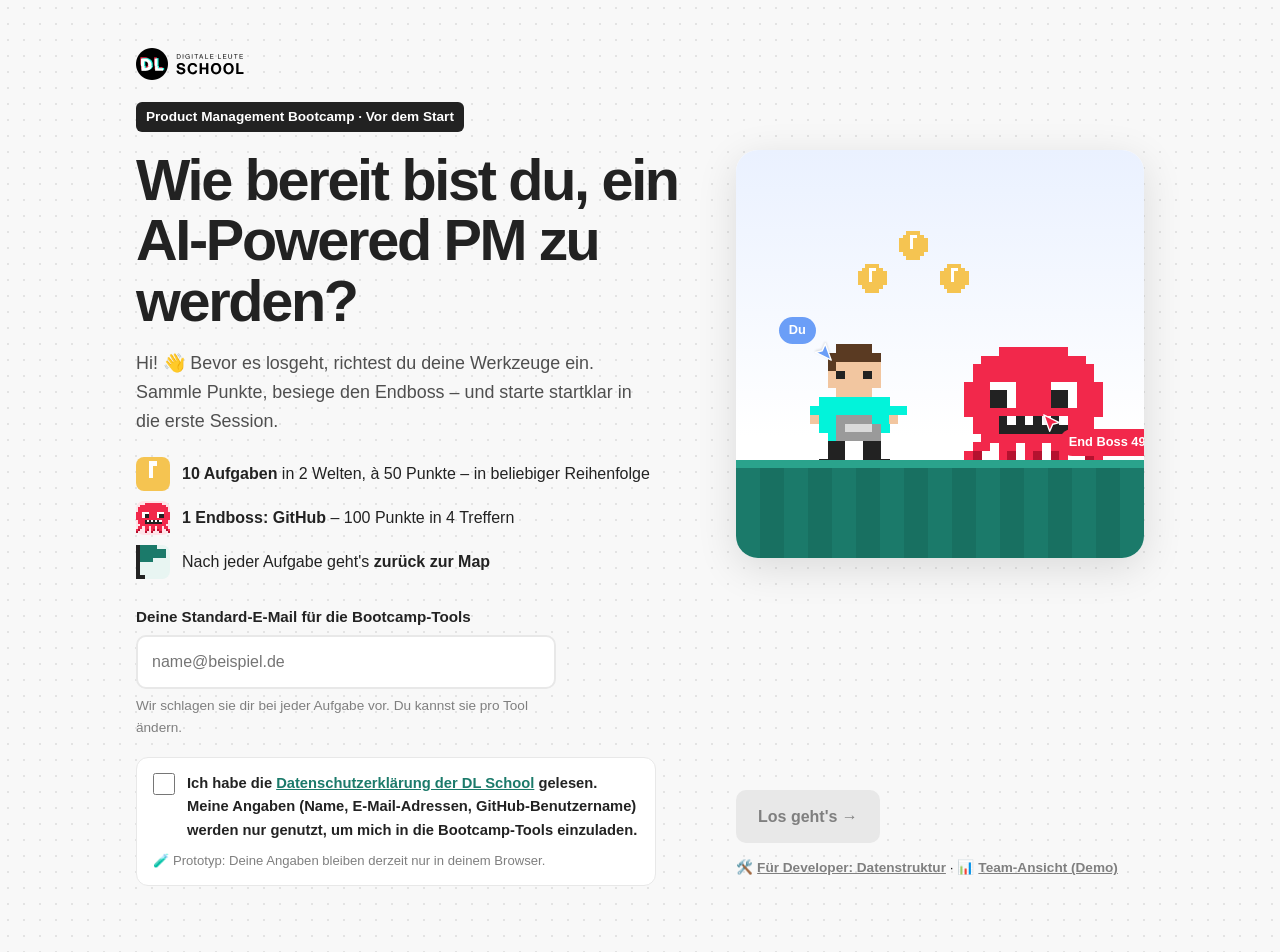
<file: index.html>
<!doctype html>
<html lang="de">
<head>
<meta charset="utf-8">
<meta name="viewport" content="width=device-width, initial-scale=1">
<title>SpeedyBoarding · DL School</title>
<meta name="description" content="Wie bereit bist du, ein AI-Powered PM zu werden? Dein Setup für das Product Management Bootcamp.">
<meta property="og:type" content="website">
<meta property="og:site_name" content="DL School">
<meta property="og:title" content="SpeedyBoarding · DL School">
<meta property="og:description" content="Wie bereit bist du, ein AI-Powered PM zu werden? Dein Setup für das Product Management Bootcamp.">
<meta property="og:url" content="https://dls-dominikheilig.github.io/speedy_boarding/">
<meta property="og:image" content="https://dls-dominikheilig.github.io/speedy_boarding/assets/og-image.png">
<meta property="og:image:width" content="1200">
<meta property="og:image:height" content="630">
<meta property="og:image:alt" content="SpeedyBoarding: Pixel-Spielfigur trifft auf den Endboss, daneben die Frage „Wie bereit bist du, ein AI-Powered PM zu werden?“">
<meta property="og:locale" content="de_DE">
<meta name="twitter:card" content="summary_large_image">
<meta name="twitter:image" content="https://dls-dominikheilig.github.io/speedy_boarding/assets/og-image.png">
<meta http-equiv="Content-Security-Policy" content="default-src 'self'; script-src 'self'; style-src 'self' 'unsafe-inline' https://fonts.googleapis.com; font-src https://fonts.gstatic.com; img-src 'self' https://cdn.jsdelivr.net data: blob:; connect-src 'self'; object-src 'none'; base-uri 'none'; form-action 'none'">
<link rel="preconnect" href="https://fonts.googleapis.com">
<link rel="preconnect" href="https://fonts.gstatic.com" crossorigin>
<link href="https://fonts.googleapis.com/css2?family=Manrope:wght@400;500;600;700;800&family=JetBrains+Mono:wght@500;700&display=swap" rel="stylesheet">
<link rel="stylesheet" href="tokens.css">
<style>
  * { box-sizing: border-box; }
  html, body { margin: 0; }
  body {
    font: 16px/1.6 Manrope, Arial, sans-serif; color: var(--text);
    background-color: var(--bg);
    background-image: radial-gradient(var(--dot) 1px, transparent 1px);
    background-size: 16px 16px;
    min-height: 100vh;
  }
  a { color: var(--petrol); font-weight: 700; }
  button { font: inherit; }
  .wrap { max-width: 1040px; margin: 0 auto; padding: 0 16px; }
  .mono { font-family: "JetBrains Mono", monospace; }
  .anim { display: block; }
  .pixel { image-rendering: pixelated; shape-rendering: crispEdges; display: block; }

  /* ---------- Buttons & Bausteine ---------- */
  .btn { display: inline-block; border: 0; cursor: pointer; border-radius: 10px; padding: 14px 22px; font-weight: 700; font-size: 1rem; text-decoration: none; transition: transform .1s, box-shadow .2s; }
  .btn:active { transform: translateY(1px); }
  .btn-primary { background: var(--teal); color: var(--dark); box-shadow: 0 4px 0 #00b9a6; }
  .btn-primary:hover { box-shadow: 0 6px 0 #00b9a6; transform: translateY(-1px); }
  /* Pixel-Shine beim Hover */
  .btn-primary { position: relative; overflow: hidden; }
  .btn-primary::after { content: ""; position: absolute; top: 0; left: -64px; width: 4px; height: 4px; background: transparent; pointer-events: none; opacity: 0;
    box-shadow: 24px 0px rgba(255,255,255,0.8), 28px 0px rgba(255,255,255,0.8), 36px 0px rgba(255,255,255,0.5), 24px 4px rgba(255,255,255,0.8), 28px 4px rgba(255,255,255,0.8), 36px 4px rgba(255,255,255,0.5), 20px 8px rgba(255,255,255,0.8), 24px 8px rgba(255,255,255,0.8), 32px 8px rgba(255,255,255,0.5), 20px 12px rgba(255,255,255,0.8), 24px 12px rgba(255,255,255,0.8), 32px 12px rgba(255,255,255,0.5), 16px 16px rgba(255,255,255,0.8), 20px 16px rgba(255,255,255,0.8), 28px 16px rgba(255,255,255,0.5), 16px 20px rgba(255,255,255,0.8), 20px 20px rgba(255,255,255,0.8), 28px 20px rgba(255,255,255,0.5), 12px 24px rgba(255,255,255,0.8), 16px 24px rgba(255,255,255,0.8), 24px 24px rgba(255,255,255,0.5), 12px 28px rgba(255,255,255,0.8), 16px 28px rgba(255,255,255,0.8), 24px 28px rgba(255,255,255,0.5), 8px 32px rgba(255,255,255,0.8), 12px 32px rgba(255,255,255,0.8), 20px 32px rgba(255,255,255,0.5), 8px 36px rgba(255,255,255,0.8), 12px 36px rgba(255,255,255,0.8), 20px 36px rgba(255,255,255,0.5), 4px 40px rgba(255,255,255,0.8), 8px 40px rgba(255,255,255,0.8), 16px 40px rgba(255,255,255,0.5), 4px 44px rgba(255,255,255,0.8), 8px 44px rgba(255,255,255,0.8), 16px 44px rgba(255,255,255,0.5), 0px 48px rgba(255,255,255,0.8), 4px 48px rgba(255,255,255,0.8), 12px 48px rgba(255,255,255,0.5), 0px 52px rgba(255,255,255,0.8), 4px 52px rgba(255,255,255,0.8), 12px 52px rgba(255,255,255,0.5); }
  .btn-primary:hover:not(:disabled)::after, .btn-primary:focus-visible::after { animation: pixel-shine .6s steps(12) forwards; }
  @keyframes pixel-shine { 0% { left: -64px; opacity: 1; } 99% { opacity: 1; } 100% { left: calc(100% + 8px); opacity: 0; } }
  .btn-primary:disabled { background: var(--line); color: var(--soft); box-shadow: none; cursor: not-allowed; transform: none; }
  .btn-dark { background: var(--dark); color: #fff; }
  .btn-ghost { background: transparent; color: var(--muted); padding: 8px 0; font-weight: 600; }
  .btn-ghost:hover { color: var(--text); }
  .tag { display: inline-block; background: var(--dark); color: #fff; border-radius: 6px; padding: 4px 10px; font-size: .85rem; font-weight: 600; }
  .eyebrow { font: 700 12px/1.4 "JetBrains Mono", monospace; letter-spacing: .12em; text-transform: uppercase; color: var(--petrol); }
  .card { background: var(--card); border: 1px solid var(--line); border-radius: var(--radius); box-shadow: var(--shadow); }
  h1, h2, h3 { letter-spacing: -0.04em; line-height: 1.05; margin: 0; font-weight: 800; }

  /* Figma-Cursor */
  .cursor { display: inline-flex; align-items: flex-start; pointer-events: none; }
  .cursor svg { width: 22px; height: 22px; flex: none; filter: drop-shadow(0 1px 1px rgba(0,0,0,.15)); }
  .cursor span { margin: 16px 0 0 -4px; padding: 3px 10px; border-radius: 99px; color: #fff; font-size: .8rem; font-weight: 700; white-space: nowrap; }

  /* ---------- HUD ---------- */
  .hud { position: sticky; top: 0; z-index: 20; background: rgba(255,255,255,.92); backdrop-filter: blur(8px); border-bottom: 1px solid var(--line); }
  .hud .wrap { display: flex; align-items: center; gap: 16px; padding-top: 10px; padding-bottom: 10px; flex-wrap: wrap; }
  .logo { font-weight: 800; letter-spacing: -0.03em; font-size: 1.05rem; text-decoration: none; color: var(--text); display: flex; align-items: center; gap: 8px; }
  .logo i { font-style: italic; font-synthesis: style; letter-spacing: -0.02em; padding-right: .1em; }
  .logo b { background: var(--dark); color: #fff; border-radius: 6px; padding: 1px 6px; font-size: .8rem; }
  .hud-bar { flex: 1; min-width: 160px; display: flex; align-items: center; gap: 10px; }
  .bar { flex: 1; height: 12px; background: var(--line); border-radius: 3px; overflow: hidden; display: flex; }
  .bar i { display: block; height: 100%; background: repeating-linear-gradient(90deg, var(--petrol) 0 10px, #23917e 10px 12px); transition: width .5s cubic-bezier(.2,.8,.2,1); }
  .score { font: 700 14px "JetBrains Mono", monospace; white-space: nowrap; }
  .score em { font-style: normal; color: var(--soft); font-weight: 500; }

  /* ---------- Start ---------- */
  .start { min-height: 100vh; display: grid; place-items: center; padding: 48px 0; }
  .start-grid { display: grid; grid-template-columns: 1.15fr .85fr; column-gap: 48px; row-gap: 0; align-items: start;
    grid-template-areas: "head ." "title stage" "body stage" "priv cta"; }
  .st-head { grid-area: head; } .st-title { grid-area: title; } .st-body { grid-area: body; }
  .st-priv { grid-area: priv; margin: 8px 0 0; max-width: none; }
  .st-cta { grid-area: cta; align-self: center; margin-top: 8px; }
  .st-cta .devlink { margin-top: 14px; }
  .st-stage { grid-area: stage; margin-top: 18px; align-self: start; }
  .start h1 { font-size: clamp(2.3rem, 6vw, 3.6rem); margin: 18px 0 18px; }
  .start p.lead { font-size: 1.12rem; color: var(--muted); margin: 0 0 22px; max-width: 520px; }
  .rules { display: grid; gap: 10px; margin: 0 0 26px; padding: 0; list-style: none; }
  .rules li { display: flex; gap: 12px; align-items: center; }
  .rules .ico { width: 34px; height: 34px; border-radius: 8px; display: grid; place-items: center; flex: none; }
  .field { display: grid; gap: 6px; margin: 0 0 18px; max-width: 420px; }
  .field label { font-weight: 700; font-size: .95rem; }
  .field small { color: var(--soft); font-size: .85rem; }
  input[type=text], input[type=email], input[type=url] {
    font: inherit; padding: 12px 14px; border: 2px solid var(--line); border-radius: 10px; background: #fff; color: var(--text); width: 100%;
  }
  input:focus { outline: none; border-color: var(--petrol); }
  input.bad { border-color: var(--red); }
  .stage { position: relative; aspect-ratio: 1 / 1; border-radius: 22px; background: var(--card); box-shadow: var(--shadow-lg); padding: 22px; overflow: hidden; }
  .stage .sky { position: absolute; inset: 0; background: linear-gradient(#EAF1FF, #fff 70%); }
  .stage .ground { position: absolute; left: 0; right: 0; bottom: 0; height: 22%; background: repeating-linear-gradient(90deg, var(--petrol) 0 24px, #187061 24px 48px); }
  .stage .ground::before { content: ""; position: absolute; left: 0; right: 0; top: -8px; height: 8px; background: #2aa38c; }
  .stage .hero { position: absolute; left: 16%; bottom: 22%; width: 26%; }
  .stage .boss { position: absolute; right: 10%; bottom: 22%; width: 34%; }
  .stage .coin { position: absolute; width: 7%; animation: bob 1.6s ease-in-out infinite; }
  .stage .vs { position: absolute; left: 50%; top: 30%; transform: translateX(-50%); font: 800 1.6rem Manrope; color: var(--red); letter-spacing: -0.04em; }
  .stage .cursor { position: absolute; }
  /* Pfeil zeigt nach rechts unten auf die Figur, Label oben links */
  .cursor.flip { flex-direction: row-reverse; align-items: flex-end; }
  .cursor.flip svg { transform: rotate(180deg); }
  .cursor.flip span { margin: 0 -4px 18px 0; }
  @keyframes bob { 50% { transform: translateY(-8px); } }

  /* ---------- Map ---------- */
  .map-head { display: flex; justify-content: space-between; align-items: flex-end; gap: 24px; margin: 36px 0 24px; flex-wrap: wrap; }
  .map-head h2 { font-size: clamp(1.8rem, 4vw, 2.6rem); margin-top: 8px; }
  .ready { text-align: right; }
  .ready strong { display: block; font-size: 2.6rem; font-weight: 800; letter-spacing: -0.05em; line-height: 1; }
  .ready span { color: var(--muted); font-size: .9rem; }
  .world { position: relative; border-radius: 22px; padding: 26px; background: rgba(255,255,255,.55); border: 1px dashed #d6d6d6; }
  .world-label { position: absolute; top: -12px; left: 22px; }
  .stations { display: grid; grid-template-columns: repeat(4, 1fr); gap: 16px; }
  .station { position: relative; text-align: left; border: 2px solid transparent; cursor: pointer; padding: 16px; display: grid; gap: 10px; transition: transform .15s, box-shadow .2s, border-color .2s; color: var(--text); }
  .station:hover { transform: translateY(-3px); box-shadow: var(--shadow-lg); }
  .station:focus-visible { outline: 3px solid var(--blue); outline-offset: 2px; }
  .station .top { display: flex; justify-content: space-between; align-items: center; }
  .app-ico { width: 46px; height: 46px; border-radius: 12px; display: grid; place-items: center; background: var(--bg); }
  .app-ico img { width: 26px; height: 26px; }
  .app-ico .fallback { font-weight: 800; font-size: 1.2rem; }
  .pts { font: 700 13px "JetBrains Mono", monospace; padding: 3px 8px; border-radius: 6px; background: var(--yellow); color: var(--dark); }
  .station h3 { font-size: 1.15rem; letter-spacing: -0.02em; }
  .station .state { font-size: .82rem; color: var(--soft); font-weight: 600; display: flex; align-items: center; gap: 6px; }
  .station.done { border-color: var(--petrol); background: #F3FAF8; }
  .station.done .pts { background: var(--petrol); color: #fff; }
  .station.done .state { color: var(--petrol); }
  .flag { position: absolute; top: 18px; right: 68px; width: 22px; }
  .station .cursor { position: absolute; left: 70%; top: 58%; z-index: 3; }

  .boss-row { margin-top: 26px; }
  .boss-card { display: grid; grid-template-columns: 180px 1fr auto; gap: 26px; align-items: center; padding: 22px 26px; cursor: pointer; border: 2px solid var(--red); text-align: left; width: 100%; color: var(--text); position: relative; transition: transform .15s, box-shadow .2s; }
  .boss-card:hover { transform: translateY(-3px); box-shadow: var(--shadow-lg); }
  .boss-card .eyebrow { color: var(--red); }
  .boss-card h3 { font-size: 1.8rem; margin: 6px 0 8px; }
  .boss-card p { margin: 0; color: var(--muted); }
  .hp { margin-top: 12px; display: flex; align-items: center; gap: 10px; }
  .hp .bar { max-width: 280px; height: 14px; }
  .hp .bar i { background: repeating-linear-gradient(90deg, var(--red) 0 10px, #d81e3f 10px 12px); }
  .boss-card .pts { background: var(--red); color: #fff; font-size: 15px; padding: 6px 12px; }
  .boss-card.defeated { border-color: var(--petrol); background: #F3FAF8; }
  .boss-card .cursor { position: absolute; left: 90px; bottom: 6px; }

  .lb-page { min-height: 100vh; display: grid; place-items: center; padding: 40px 0; }
  .lb-big { max-width: 620px; margin: 0 auto; padding: 36px 36px 30px; text-align: left; }
  .lb-big h1 { font-size: clamp(1.9rem, 5vw, 2.6rem); margin: 8px 0 12px; }
  .lb-trophy { width: 84px; margin-bottom: 18px; animation: bob 2.4s ease-in-out infinite; }
  .lead-lb { color: var(--muted); font-size: 1.05rem; margin: 0 0 18px; }
  .lb-foot { display: flex; gap: 18px; align-items: center; flex-wrap: wrap; margin-top: 20px; }
  .lb-later { text-align: center; color: var(--soft); font-size: .88rem; margin-top: 14px; }
  .lb-strip { display: flex; align-items: center; gap: 12px; margin-top: 18px; padding: 10px 16px; background: rgba(255,255,255,.7); border: 1px dashed #d6d6d6; border-radius: 12px; font-size: .92rem; color: var(--muted); }
  .lb-strip a { margin-left: auto; }
  .lb-mini { width: 22px; flex: none; }
  .lb-card { margin-top: 22px; padding: 20px 24px; }
  .lb-row { display: flex; gap: 18px; align-items: flex-start; }
  .lb-ico { width: 54px; flex: none; margin-top: 4px; }
  .lb-form { display: flex; gap: 10px; flex-wrap: wrap; margin-bottom: 6px; max-width: 520px; }
  .lb-form input { flex: 1; min-width: 180px; }
  .lb-actions { display: flex; gap: 14px; }
  @media (max-width: 520px) { .lb-row { flex-direction: column; } .lb-ico { width: 40px; } }
  /* Welten & Startrampe */
  .world + .world { margin-top: 30px; }
  .world-count { margin-left: 8px; padding-left: 8px; border-left: 1px solid rgba(255,255,255,.35); font-family: "JetBrains Mono", monospace; font-size: .78rem; }
  .emoji-ico { font-size: 1.55rem; line-height: 1; background: var(--bg); }
  .task-head .emoji-ico { font-size: 2.2rem; }
  .count { font: 700 12px "JetBrains Mono", monospace; color: var(--petrol); background: #E8F5F2; padding: 2px 8px; border-radius: 6px; margin-left: 8px; vertical-align: 3px; letter-spacing: 0; }
  .hint-line { color: var(--soft); font-size: .9rem; margin: 14px 0 0; }
  .gear-grid { display: grid; grid-template-columns: 1fr 1fr; gap: 24px; }
  .items { display: grid; gap: 10px; }
  .item { display: flex; align-items: center; gap: 12px; text-align: left; width: 100%; padding: 12px 14px; border-radius: 12px; border: 2px solid var(--line); background: #fff; cursor: pointer; font: inherit; color: var(--text); transition: border-color .15s, background .15s, transform .1s; }
  .item:hover { transform: translateY(-1px); border-color: #cfcfcf; }
  .item.must { background: #F7FCFB; }
  .item-emo { font-size: 1.4rem; width: 30px; text-align: center; flex: none; }
  .item-txt { flex: 1; display: grid; }
  .item-txt small { color: var(--muted); font-size: .85rem; }
  .item-state { width: 30px; height: 30px; border-radius: 8px; display: grid; place-items: center; font-weight: 800; background: var(--bg); color: var(--soft); flex: none; }
  .item.on.must { border-color: var(--petrol); background: #E8F5F2; }
  .item.on.must .item-state { background: var(--petrol); color: #fff; }
  .item.on.bonus { border-color: var(--yellow); background: #FEF8E6; }
  .item.on.bonus .item-state { background: var(--yellow); }
  .rules-grid { display: grid; grid-template-columns: repeat(4, 1fr); gap: 12px; }
  .rule { min-height: 150px; border-radius: 12px; padding: 14px; display: grid; align-content: start; gap: 6px; text-align: left; }
  .rule.open { border: 2px solid var(--line); background: #fff; }
  .rule.open.flip-in { animation: flip .35s ease-out; }
  .rule.open small { color: var(--muted); font-size: .85rem; line-height: 1.45; }
  .rule-emo { font-size: 1.5rem; }
  .rule.closed { border: 0; cursor: pointer; color: #fff; place-items: center; align-content: center; font: inherit; position: relative;
    background-color: var(--petrol); background-image: radial-gradient(rgba(255,255,255,.18) 1.5px, transparent 1.5px); background-size: 12px 12px; transition: transform .12s; }
  .rule.closed:hover { transform: translateY(-3px) rotate(-1deg); }
  .rule-q { font: 800 2.6rem Manrope, sans-serif; }
  .rule-n { position: absolute; bottom: 8px; right: 10px; font: 700 11px "JetBrains Mono", monospace; opacity: .7; }
  @keyframes flip { from { transform: rotateY(90deg); opacity: .3; } to { transform: none; opacity: 1; } }
  .pledge { margin-top: 20px; padding: 14px 16px; border-radius: 12px; background: #F3FAF8; }
  .pledge.locked { opacity: .55; background: var(--bg); }
  .pledge em { font-weight: 500; color: var(--soft); }
  .cal-apps { display: flex; gap: 10px; flex-wrap: wrap; }
  .cal-app { font: inherit; font-weight: 700; padding: 12px 16px; border-radius: 12px; border: 2px solid var(--line); background: #fff; cursor: pointer; color: var(--text); }
  .cal-app.on { border-color: var(--petrol); background: #E8F5F2; }
  .cal-steps { margin-top: 16px; }
  @media (max-width: 860px) { .gear-grid { grid-template-columns: 1fr; } .rules-grid { grid-template-columns: repeat(2, 1fr); } }
  .school-logo { display: block; height: 32px; width: auto; margin: 0 0 22px; }
  .school-logo.center { margin: 0 auto 8px; }
  .linkbtn { background: none; border: 0; padding: 0; font: inherit; color: var(--soft); font-weight: 600; text-decoration: underline; cursor: pointer; }
  .map-foot { display: flex; justify-content: space-between; align-items: center; gap: 12px; margin: 22px 0 60px; flex-wrap: wrap; color: var(--soft); font-size: .9rem; }

  /* ---------- Aufgabe ---------- */
  .task { max-width: 760px; margin: 0 auto; padding: 28px 0 70px; }
  .task-wide { max-width: 980px; }
  .title-row { display: flex; align-items: baseline; gap: 6px 16px; flex-wrap: wrap; }
  .title-row .tagline { font-size: 1.08rem; color: var(--muted); margin: 0; }

  /* Erfahrungslevel: Pixel-Pokerkarten auf grünem Filz */
  .felt { background: var(--petrol); border-color: var(--petrol); }
  .felt h2.ask { color: #fff; margin-bottom: 18px; }
  .felt h2.ask span { color: rgba(255,255,255,.8); font-weight: 400; font-size: .92rem; letter-spacing: normal; margin-left: 6px; }
  .deck { display: grid; grid-template-columns: repeat(4, minmax(0, 170px)); gap: 16px; justify-content: center; }
  .pcard { position: relative; aspect-ratio: 5 / 7; border: 3px solid var(--dark); border-radius: 4px; cursor: pointer; padding: 0;
    background-color: #fff; background-image: radial-gradient(var(--dot) 1px, transparent 1px); background-size: 16px 16px; background-position: 6px 6px;
    box-shadow: 4px 4px 0 var(--dark); font-family: inherit; color: var(--text);
    display: flex; flex-direction: column; align-items: center; justify-content: center; gap: 6px; text-align: center;
    transition: transform .12s steps(3), box-shadow .12s steps(3), opacity .15s; }
  .pcard:hover { transform: translate(-2px, -4px); box-shadow: 6px 8px 0 var(--dark); }
  .pcard:focus-visible { outline: 3px solid var(--teal); outline-offset: 3px; }
  .pcard .idx { position: absolute; font: 700 18px/1 "JetBrains Mono", monospace; }
  .pcard .idx.tl { top: 8px; left: 9px; }
  .pcard .idx.br { bottom: 8px; right: 9px; transform: rotate(180deg); }
  .pcard .lbl { font-weight: 800; font-size: .88rem; line-height: 1.2; padding: 0 10px; letter-spacing: -0.01em; }
  .pcard .pips { display: flex; gap: 3px; }
  .pcard .pips i { width: 10px; height: 10px; border: 2px solid var(--dark); }
  .pcard .pips i.on { background: var(--dark); }
  .pcard[aria-pressed="true"] { transform: translate(-2px, -6px); box-shadow: 6px 10px 0 var(--dark); }
  .deck.picked .pcard:not([aria-pressed="true"]) { opacity: .7; }
  .deck.picked .pcard:not([aria-pressed="true"]):not(:hover) { box-shadow: none; }
  .deck.picked .pcard:not([aria-pressed="true"]):hover { opacity: 1; transform: translate(-1px, -3px); box-shadow: 3px 5px 0 var(--dark); }
  .pcard.flip { animation: cardflip .45s steps(6); }
  @keyframes cardflip { 0% { transform: rotateY(0) } 50% { transform: rotateY(90deg) } 100% { transform: rotateY(0) translate(-2px,-6px) } }

  /* So geht's + Deine Angabe nebeneinander in einem Block */
  .panel.combo { display: grid; grid-template-columns: 1fr 1fr; padding: 0; }
  .combo .col { padding: 24px 26px; min-width: 0; }
  .combo .angabe { border-left: 1px solid var(--line); background: #FCFCFC; border-radius: 0 var(--radius) var(--radius) 0; }
  .combo .angabe .sub { color: var(--soft); font-size: .92rem; margin: -6px 0 14px; }
  .combo .field { max-width: none; margin-bottom: 6px; }
  .combo .task-actions { margin-top: 18px; }
  .combo .btn-primary:disabled { background: var(--teal); color: var(--dark); box-shadow: 0 4px 0 #00b9a6; opacity: .45; }
  .panel.combo.collapsed { grid-template-columns: 1fr; }
  .combo.collapsed .col:first-child { padding-bottom: 14px; border-bottom: 1px solid var(--line); }
  .combo.collapsed .angabe { border-left: 0; border-radius: 0 0 var(--radius) var(--radius); }
  details.howto > summary { cursor: pointer; font-weight: 800; font-size: 1.2rem; letter-spacing: -0.02em; list-style: none; display: flex; justify-content: space-between; align-items: center; }
  details.howto > summary::-webkit-details-marker { display: none; }
  details.howto > summary::after { content: "▸"; font-family: "JetBrains Mono", monospace; color: var(--petrol); transition: transform .15s; }
  details.howto[open] > summary::after { transform: rotate(90deg); }
  details.howto[open] > summary { margin-bottom: 12px; }
  details.howto:not([open]) > summary::after { content: none; }
  .show-btn { display: none; color: var(--petrol); font-size: .95rem; font-weight: 600; letter-spacing: normal; text-decoration: underline; text-underline-offset: 3px; margin-left: 12px; }
  .show-btn:hover { color: var(--dark); }
  details.howto:not([open]) > summary .show-btn { display: inline-block; }
  .note.hot { background: #FFEDF0; box-shadow: inset 0 0 0 2px var(--red); }
  @media (max-width: 760px) {
    .panel.combo { grid-template-columns: 1fr; }
    .combo .angabe { border-left: 0; border-top: 1px solid var(--line); border-radius: 0 0 var(--radius) var(--radius); }
    .combo .col { padding: 20px 18px; }
  }
  @media (max-width: 620px) { .deck { grid-template-columns: repeat(2, minmax(0, 170px)); } }
  .privacy { display: grid; gap: 8px; max-width: 520px; background: #fff; border: 1px solid var(--line); border-radius: 12px; padding: 14px 16px; margin: 0 0 18px; font-size: .92rem; }
  .privacy small { color: var(--soft); font-size: .82rem; }
  .devlink { margin: 16px 0 0; font-size: .85rem; }
  .devlink a, .map-foot a { color: var(--soft); font-weight: 600; }
  .navrow { display: flex; justify-content: space-between; align-items: center; gap: 12px; flex-wrap: wrap; }
  .task-head { display: flex; gap: 18px; align-items: center; margin: 18px 0 22px; }
  .task-head .app-ico { width: 64px; height: 64px; border-radius: 16px; background: #fff; box-shadow: var(--shadow); }
  .task-head .app-ico img { width: 36px; height: 36px; }
  .task-head h1 { font-size: clamp(1.9rem, 5vw, 2.6rem); }
  .panel { padding: 24px 26px; margin: 16px 0; }
  .panel h2 { font-size: 1.2rem; letter-spacing: -0.02em; margin-bottom: 12px; }
  .steps { margin: 0; padding-left: 22px; }
  .steps li { margin: 8px 0; }
  .steps li::marker { font-weight: 800; color: var(--petrol); }
  .note { border-radius: 10px; padding: 12px 16px; margin: 14px 0 0; font-size: .95rem; }
  .note.info { background: #EEF4FF; }
  .note.warn { background: #FEF6E0; }
  .note.danger { background: #FFEDF0; }
  .note.ok { background: #E8F5F2; }
  .code { position: relative; background: var(--dark); color: #eee; border-radius: 8px; margin: 8px 0; padding: 12px 86px 12px 14px; font: 13.5px/1.55 "JetBrains Mono", monospace; white-space: pre-wrap; word-break: break-all; }
  .copy { position: absolute; top: 8px; right: 8px; border: 0; background: var(--blue); color: #fff; border-radius: 6px; font-size: .75rem; font-weight: 700; padding: 4px 10px; cursor: pointer; }
  .check { display: flex; gap: 12px; align-items: flex-start; margin: 14px 0 0; font-weight: 600; cursor: pointer; }
  .check input { width: 22px; height: 22px; accent-color: var(--petrol); margin: 1px 0 0; flex: none; }
  .choices { display: grid; gap: 8px; margin: 6px 0 14px; }
  .choices label { display: flex; gap: 10px; align-items: center; padding: 10px 14px; border: 2px solid var(--line); border-radius: 10px; cursor: pointer; font-weight: 600; background: #fff; }
  .choices label:has(input:checked) { border-color: var(--petrol); background: #F3FAF8; }
  .choices input { accent-color: var(--petrol); }
  .task-actions { display: flex; justify-content: space-between; align-items: center; gap: 12px; margin-top: 22px; flex-wrap: wrap; }
  .done-banner { display: flex; gap: 10px; align-items: center; font-weight: 700; color: var(--petrol); }
  details.help { margin-top: 14px; border: 1px solid var(--line); border-radius: 10px; padding: 10px 14px; background: #fff; }
  details.help summary { cursor: pointer; font-weight: 700; }
  details.help dt { font-weight: 700; margin-top: 10px; }
  details.help dd { margin: 2px 0 0; color: var(--muted); }
  code { font-family: "JetBrains Mono", monospace; font-size: .88em; background: #F0F0F0; padding: 1px 5px; border-radius: 4px; }
  .os-switch { display: inline-flex; background: var(--bg); border-radius: 8px; padding: 3px; margin-bottom: 10px; }
  .os-switch button { border: 0; background: transparent; padding: 5px 14px; border-radius: 6px; font-weight: 700; font-size: .85rem; cursor: pointer; color: var(--muted); }
  .os-switch button[aria-pressed=true] { background: var(--dark); color: #fff; }

  /* Boss */
  .boss-hero { background: var(--dark); color: #fff; border-radius: 22px; padding: 28px; display: grid; grid-template-columns: 1fr 200px; gap: 24px; align-items: center; margin: 18px 0; overflow: hidden; position: relative; }
  .boss-hero .eyebrow { color: var(--red); }
  .boss-hero h1 { font-size: clamp(2rem, 5vw, 2.8rem); margin: 8px 0 10px; }
  .boss-hero p { margin: 0; color: #cfcfcf; }
  .boss-hero .hp .bar { background: #444; }
  .boss-hero .hp span { color: #fff; }
  .boss-hero .boss-sprite.shake { animation: shake .4s; }
  @keyframes shake { 20% { transform: translateX(-6px) rotate(-3deg); } 40% { transform: translateX(6px) rotate(3deg); } 60% { transform: translateX(-4px); } 80% { transform: translateX(4px); } }
  .boss-float { position: fixed; right: 20px; bottom: 20px; z-index: 40; width: 136px; padding: 12px 12px 10px; border-radius: 18px; background: var(--dark); box-shadow: var(--shadow-lg);
    opacity: 0; transform: translateY(24px) scale(.9); pointer-events: none; transition: opacity .25s, transform .25s; }
  .boss-float.show { opacity: 1; transform: none; }
  .bf-sprite { width: 92px; margin: 0 auto 8px; animation: float 2.6s ease-in-out infinite; }
  .bf-sprite.shake { animation: shake .4s; }
  .bf-hp { display: flex; align-items: center; gap: 8px; }
  .bf-hp .bar { height: 8px; background: #444; }
  .bf-hp .bar i { background: repeating-linear-gradient(90deg, var(--red) 0 8px, #d81e3f 8px 10px); }
  .bf-hp span { font: 700 11px "JetBrains Mono", monospace; color: #fff; }
  @keyframes float { 50% { transform: translateY(-7px); } }
  @media (max-width: 520px) { .boss-float { width: 104px; right: 12px; bottom: 12px; } .bf-sprite { width: 68px; } }
  .calm { background: var(--yellow); border-radius: 16px; padding: 18px 22px; font-weight: 600; margin: 16px 0; }
  .calm strong { display: block; font-size: 1.1rem; margin-bottom: 4px; letter-spacing: -0.02em; }
  .hit { border-left: 6px solid var(--line); }
  .hit.done { border-left-color: var(--petrol); }
  .hit-head { display: flex; justify-content: space-between; align-items: center; gap: 12px; margin-bottom: 8px; }
  .hit-head .pts { background: var(--red); color: #fff; }
  .hit.done .hit-head .pts { background: var(--petrol); }
  .hit-num { font: 700 12px "JetBrains Mono", monospace; color: var(--red); letter-spacing: .1em; }

  /* Toast */
  .toast { position: fixed; left: 50%; top: 40%; transform: translate(-50%, -50%) scale(.6); opacity: 0; z-index: 50; pointer-events: none; background: var(--dark); color: var(--yellow); font: 800 3rem Manrope; letter-spacing: -0.05em; padding: 18px 34px; border-radius: 18px; box-shadow: var(--shadow-lg); transition: transform .35s cubic-bezier(.2,1.6,.4,1), opacity .25s; display: flex; align-items: center; gap: 14px; }
  .toast.show { opacity: 1; transform: translate(-50%, -50%) scale(1); }

  /* Ziel */
  .finish { text-align: center; max-width: 640px; margin: 0 auto; padding: 60px 0 80px; }
  .finish h1 { font-size: clamp(2.2rem, 6vw, 3.4rem); margin: 14px 0; }
  .badge { width: 220px; margin: 24px auto; }
  .rank { display: inline-block; background: var(--yellow); padding: 6px 14px; border-radius: 8px; font-weight: 800; }

  @media (max-width: 860px) {
    .start-grid { grid-template-columns: 1fr; grid-template-areas: "head" "title" "body" "stage" "priv" "cta"; row-gap: 0; }
    .st-stage { margin: 8px 0 24px; }
    .st-cta { margin-top: 18px; }
    .stage { max-width: 420px; }
    .stations { grid-template-columns: repeat(2, 1fr); }
    .boss-card { grid-template-columns: 110px 1fr; }
    .boss-card .pts-col { grid-column: 1 / -1; }
    .boss-card .cursor { left: 90px; }
    .boss-hero { grid-template-columns: 1fr; }
    .boss-hero .boss-sprite { width: 140px; }
    .ready { text-align: left; }
  }
  @media (max-width: 420px) {
    .stations { grid-template-columns: 1fr; }
    .world { padding: 20px 14px; }
    .panel { padding: 20px 18px; }
  }
  @media (prefers-reduced-motion: reduce) { * { animation: none !important; transition: none !important; } }
</style>
</head>
<body>
<div id="app"></div>
<div class="toast" id="toast" aria-live="polite"></div>

<script src="schema.js"></script>
<script src="app.js"></script>
</body>
</html>
</file>
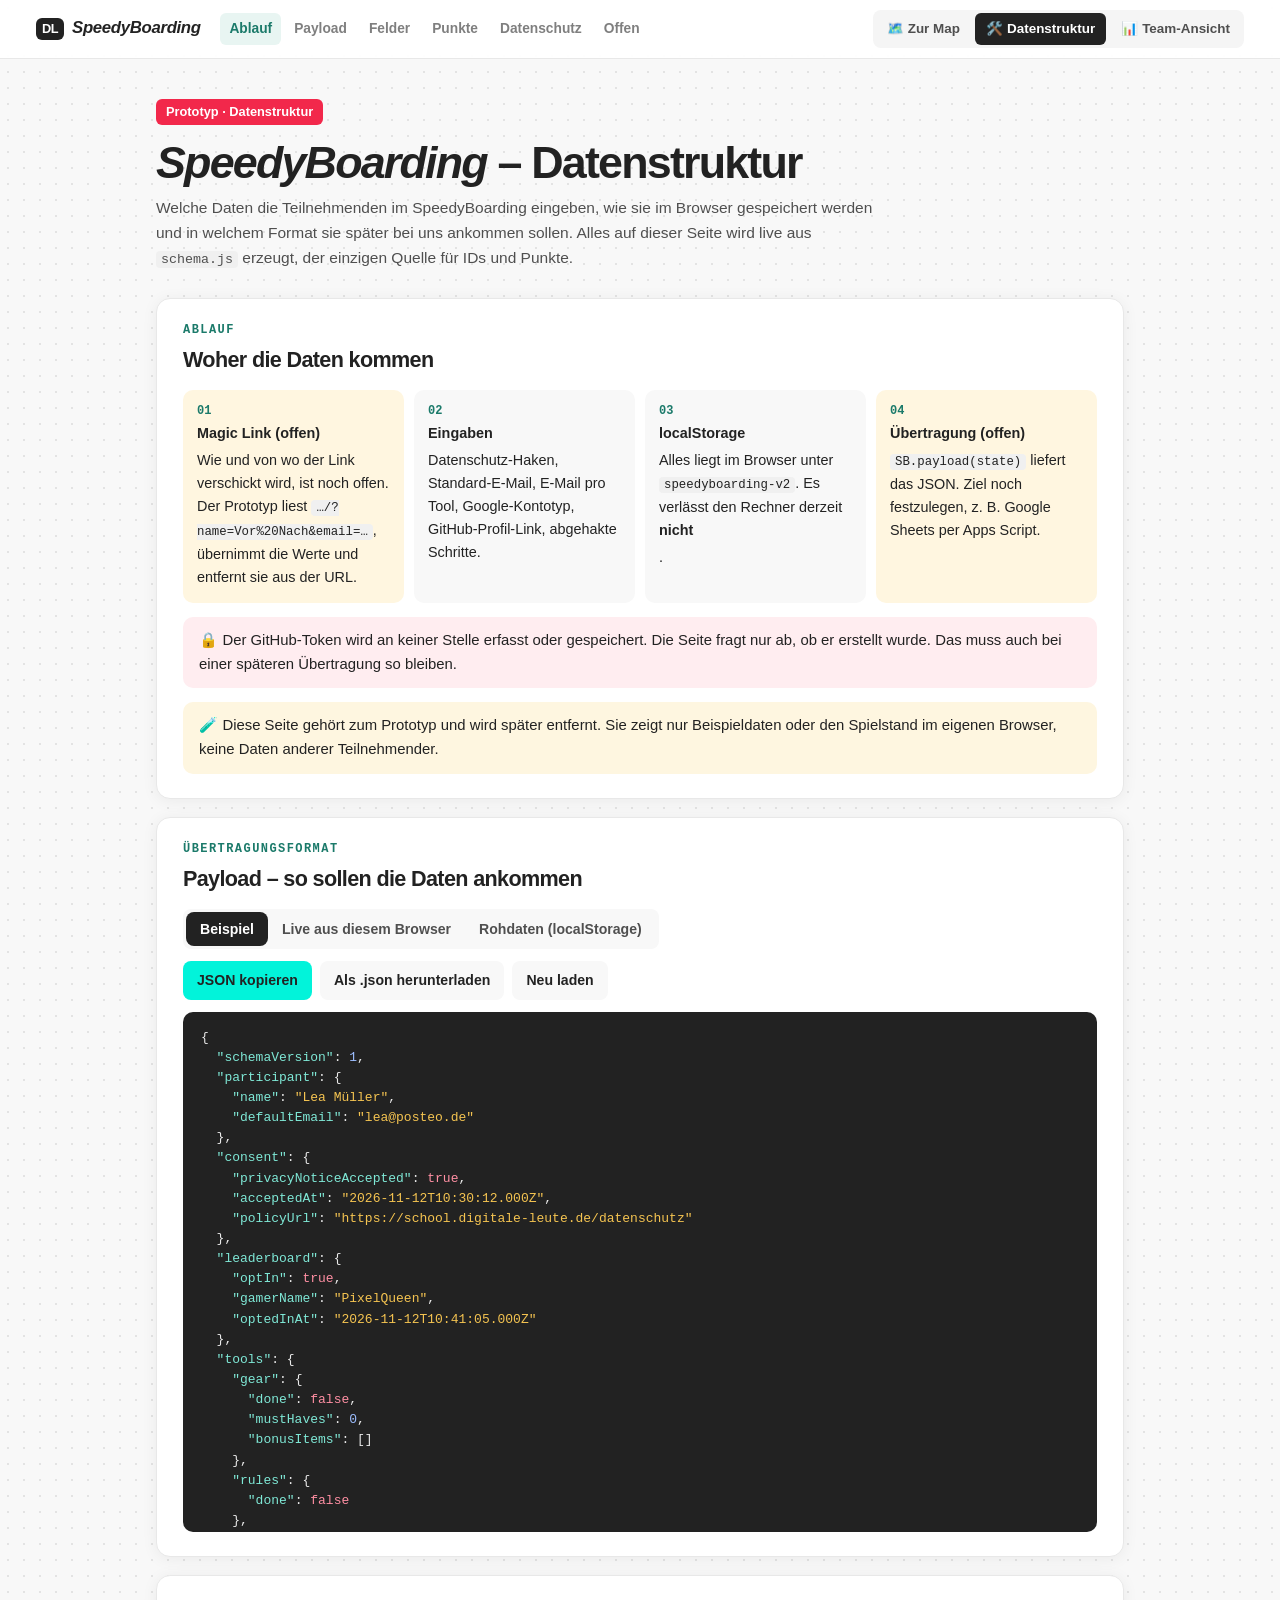
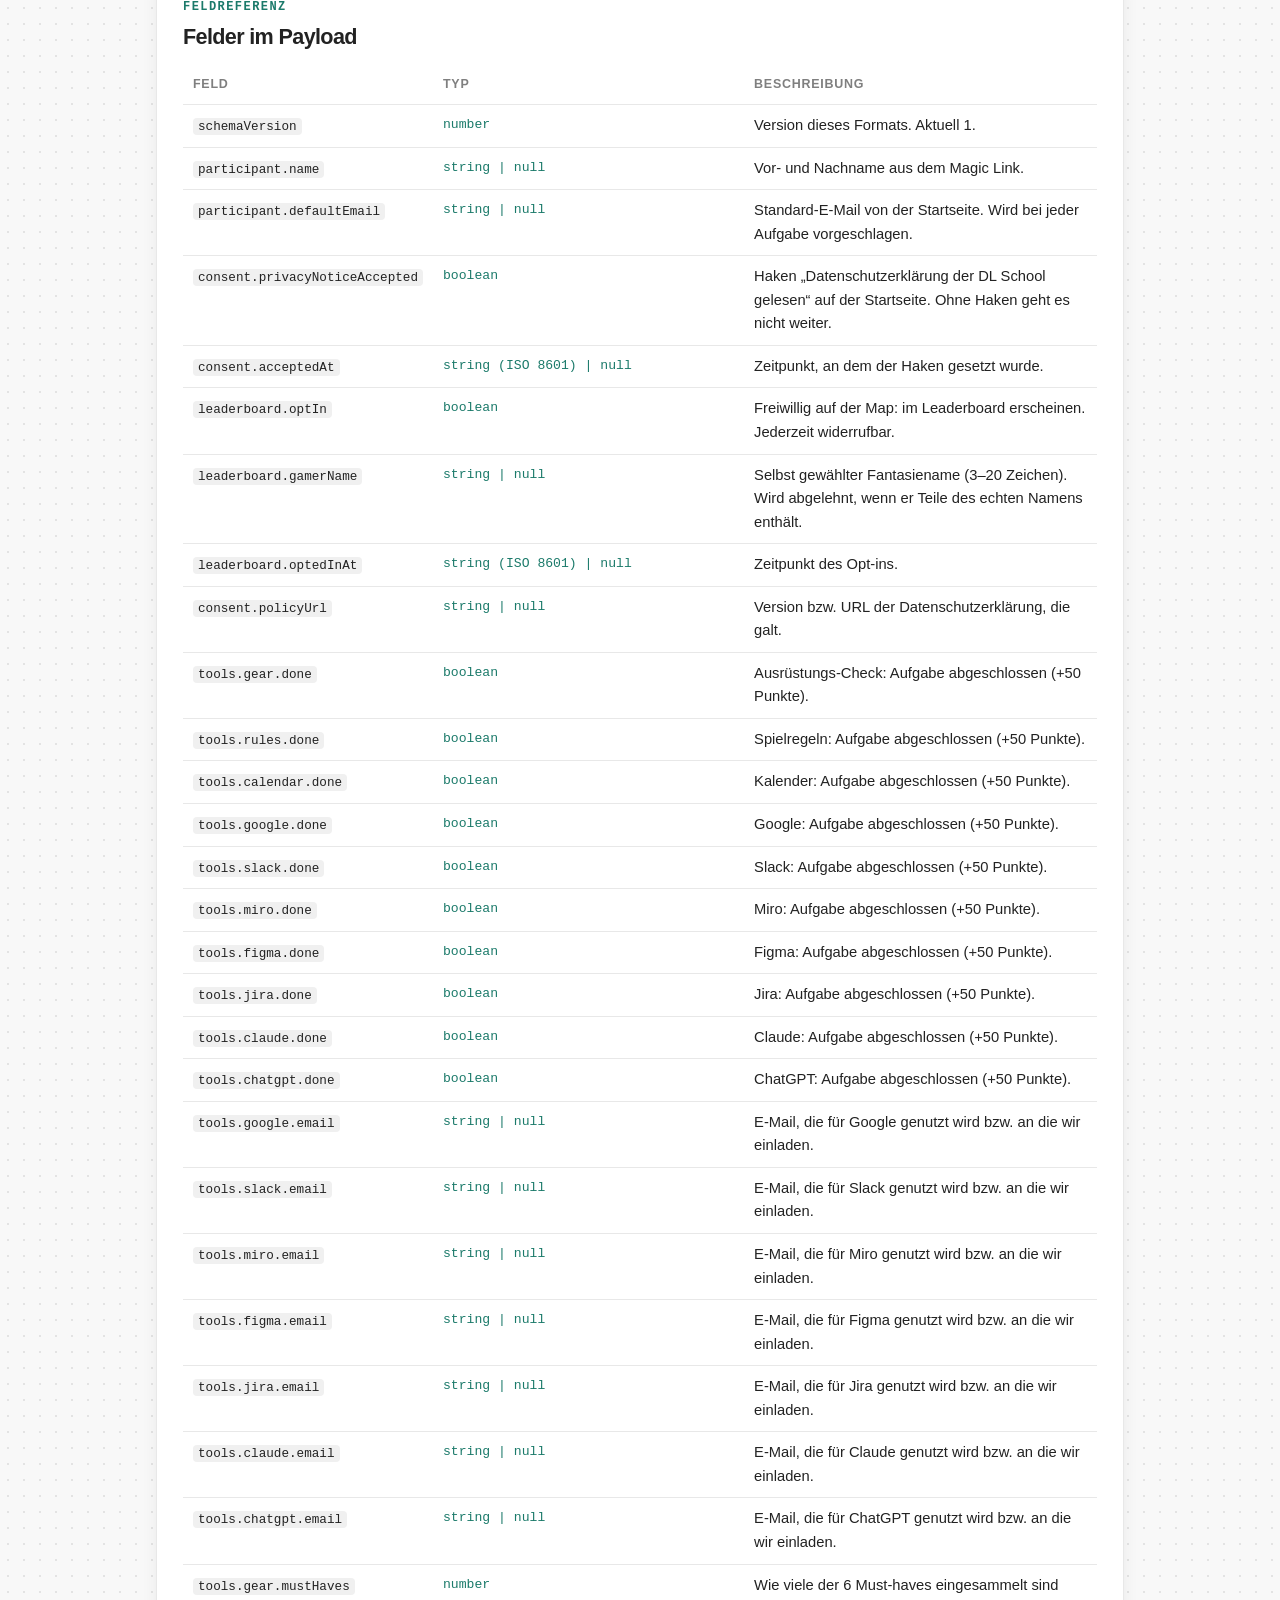
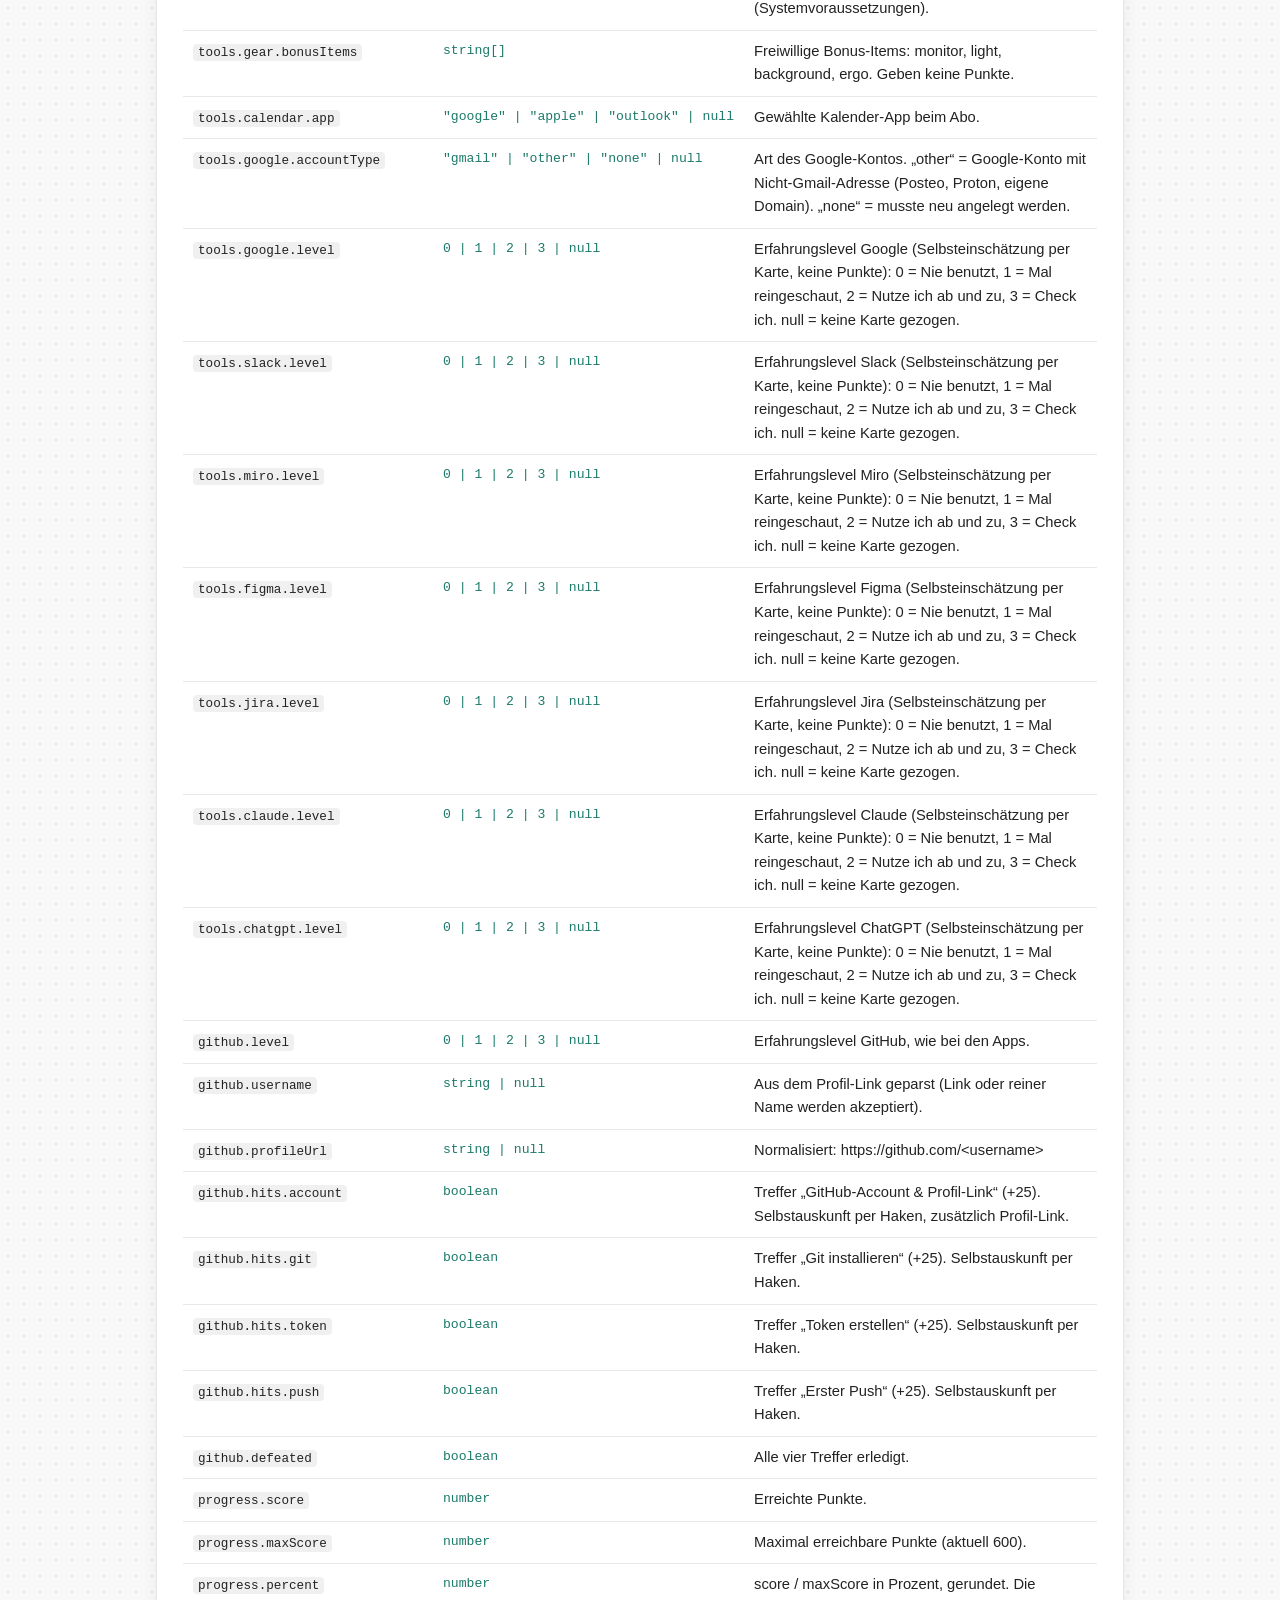
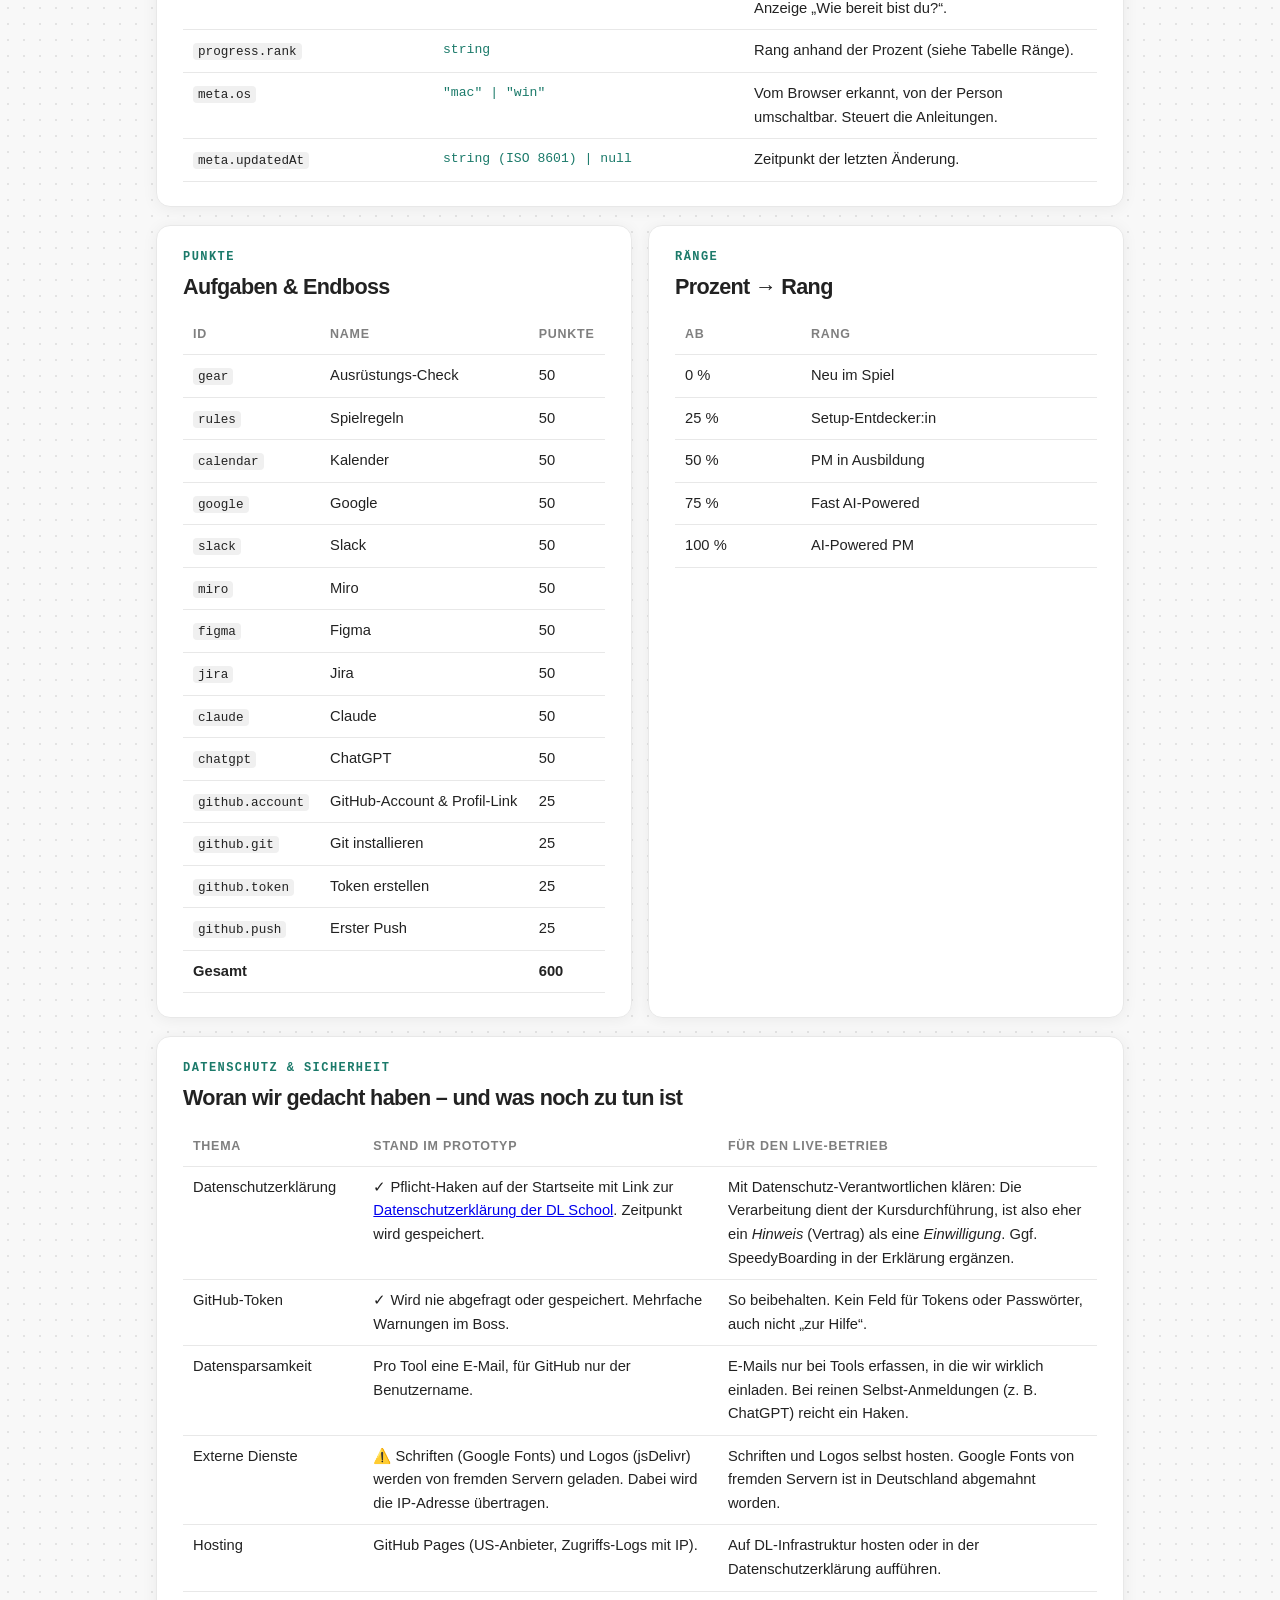
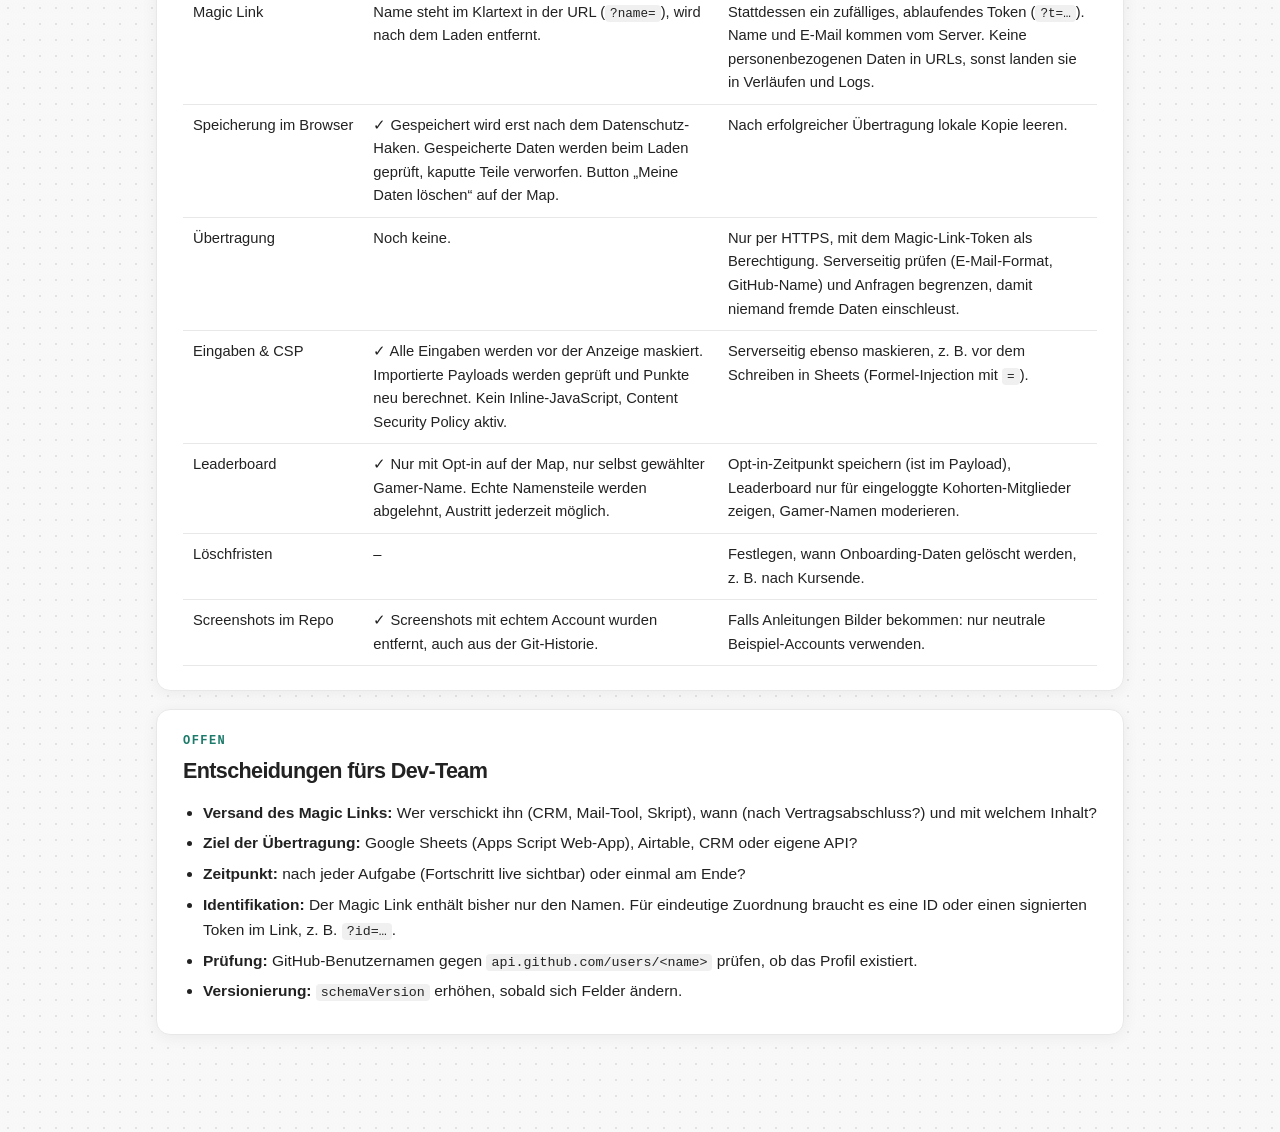
<file: intern.html>
<!doctype html>
<html lang="de">
<head>
<meta charset="utf-8">
<meta name="viewport" content="width=device-width, initial-scale=1">
<meta name="robots" content="noindex">
<title>SpeedyBoarding · Intern: Datenstruktur</title>
<meta property="og:type" content="website">
<meta property="og:site_name" content="DL School">
<meta property="og:title" content="SpeedyBoarding · Datenstruktur">
<meta property="og:description" content="Welche Daten SpeedyBoarding erfasst und wie sie aufgebaut sind. Prototyp.">
<meta property="og:url" content="https://dls-dominikheilig.github.io/speedy_boarding/intern.html">
<meta property="og:image" content="https://dls-dominikheilig.github.io/speedy_boarding/assets/og-image.png">
<meta property="og:image:width" content="1200">
<meta property="og:image:height" content="630">
<meta property="og:image:alt" content="SpeedyBoarding: Pixel-Spielfigur trifft auf den Endboss, daneben die Frage „Wie bereit bist du, ein AI-Powered PM zu werden?“">
<meta property="og:locale" content="de_DE">
<meta name="twitter:card" content="summary_large_image">
<meta name="twitter:image" content="https://dls-dominikheilig.github.io/speedy_boarding/assets/og-image.png">
<meta http-equiv="Content-Security-Policy" content="default-src 'self'; script-src 'self'; style-src 'self' 'unsafe-inline' https://fonts.googleapis.com; font-src https://fonts.gstatic.com; img-src 'self' https://cdn.jsdelivr.net data: blob:; connect-src 'self'; object-src 'none'; base-uri 'none'; form-action 'none'">
<link rel="preconnect" href="https://fonts.googleapis.com">
<link rel="preconnect" href="https://fonts.gstatic.com" crossorigin>
<link href="https://fonts.googleapis.com/css2?family=Manrope:wght@400;600;700;800&family=JetBrains+Mono:wght@400;500;700&display=swap" rel="stylesheet">
<link rel="stylesheet" href="tokens.css">
<style>
  * { box-sizing: border-box; }
  body { margin: 0; font: 15.5px/1.6 Manrope, Arial, sans-serif; color: var(--text); background: var(--bg) radial-gradient(var(--dot) 1px, transparent 1px) 0 0 / 16px 16px; }
  .wrap { max-width: 1000px; margin: 0 auto; padding: 0 16px 80px; }
  header { padding: 40px 0 10px; }
  .tag { display: inline-block; background: var(--red); color: #fff; border-radius: 6px; padding: 3px 10px; font-size: .8rem; font-weight: 700; }
  h1 { font-size: clamp(2rem, 5vw, 2.8rem); letter-spacing: -0.04em; line-height: 1.05; margin: 14px 0 10px; font-weight: 800; }
  h1 i { font-synthesis: style; }
  h2 { font-size: 1.35rem; letter-spacing: -0.03em; margin: 0 0 12px; font-weight: 800; }
  h3 { font-size: 1rem; margin: 18px 0 8px; }
  p.lead { color: var(--muted); max-width: 720px; margin: 0; }
  section { background: var(--card); border: 1px solid var(--line); border-radius: 14px; box-shadow: 0 2px 16px rgba(0,0,0,.06); padding: 24px 26px; margin: 18px 0; }
  .eyebrow { font: 700 12px "JetBrains Mono", monospace; letter-spacing: .12em; text-transform: uppercase; color: var(--petrol); display: block; margin-bottom: 6px; }
  code, pre { font-family: "JetBrains Mono", monospace; }
  code { font-size: .86em; background: #F0F0F0; padding: 1px 5px; border-radius: 4px; }
  pre { background: #222; color: #eaeaea; border-radius: 10px; padding: 16px 18px; overflow: auto; font-size: 13px; line-height: 1.55; margin: 0; max-height: 520px; }
  pre .k { color: #7FE8D6; } pre .s { color: #F5C451; } pre .n { color: #9DBEFF; } pre .b { color: #FF8FA3; }
  table { width: 100%; border-collapse: collapse; font-size: .92rem; }
  th, td { text-align: left; padding: 9px 10px; border-bottom: 1px solid var(--line); vertical-align: top; }
  th { font-size: .78rem; text-transform: uppercase; letter-spacing: .06em; color: var(--soft); }
  td:first-child { white-space: nowrap; }
  .type { color: var(--petrol); font-family: "JetBrains Mono", monospace; font-size: .82rem; white-space: nowrap; }
  .flow { display: grid; grid-template-columns: repeat(4, 1fr); gap: 10px; counter-reset: f; }
  .flow div { background: var(--bg); border-radius: 10px; padding: 14px; font-size: .9rem; position: relative; }
  .flow div strong { display: block; margin-bottom: 4px; }
  .flow div::before { counter-increment: f; content: counter(f, decimal-leading-zero); font: 700 12px "JetBrains Mono", monospace; color: var(--petrol); display: block; margin-bottom: 4px; }
  .flow .todo { background: #FFF6E0; }
  .bar { display: flex; gap: 8px; flex-wrap: wrap; margin: 0 0 12px; }
  button { font: inherit; font-weight: 700; font-size: .88rem; border: 0; border-radius: 8px; padding: 8px 14px; cursor: pointer; background: var(--teal); color: #222; }
  button.ghost { background: var(--bg); }
  .tabs { display: inline-flex; background: var(--bg); border-radius: 8px; padding: 3px; margin-bottom: 12px; }
  .tabs button { background: transparent; padding: 6px 14px; color: var(--muted); }
  .tabs button[aria-pressed=true] { background: #222; color: #fff; }
  .note { border-radius: 10px; padding: 12px 16px; margin-top: 14px; font-size: .93rem; }
  .warn { background: #FEF6E0; } .danger { background: #FFEDF0; } .info { background: #EEF4FF; }
  .grid2 { display: grid; grid-template-columns: 1fr 1fr; gap: 16px; }
  .empty { color: var(--soft); font-style: italic; }
  ul.q { margin: 0; padding-left: 20px; } ul.q li { margin: 6px 0; }
  @media (max-width: 760px) { .flow, .grid2 { grid-template-columns: 1fr; } section { padding: 20px 18px; } td:first-child { white-space: normal; } }
</style>
</head>
<body data-sections='[["ablauf","Ablauf"],["payload","Payload"],["felder","Felder"],["punkte","Punkte"],["datenschutz","Datenschutz"],["offen","Offen"]]'>
<div class="wrap">
  <header>
    <span class="tag">Prototyp · Datenstruktur</span>
    <h1><i>SpeedyBoarding</i> – Datenstruktur</h1>
    <p class="lead">Welche Daten die Teilnehmenden im SpeedyBoarding eingeben, wie sie im Browser gespeichert werden und in welchem Format sie später bei uns ankommen sollen. Alles auf dieser Seite wird live aus <code>schema.js</code> erzeugt, der einzigen Quelle für IDs und Punkte.</p>
  </header>

  <section id="ablauf">
    <span class="eyebrow">Ablauf</span>
    <h2>Woher die Daten kommen</h2>
    <div class="flow">
      <div class="todo"><strong>Magic Link (offen)</strong>Wie und von wo der Link verschickt wird, ist noch offen. Der Prototyp liest <code>…/?name=Vor%20Nach&amp;email=…</code>, übernimmt die Werte und entfernt sie aus der URL.</div>
      <div><strong>Eingaben</strong>Datenschutz-Haken, Standard-E-Mail, E-Mail pro Tool, Google-Kontotyp, GitHub-Profil-Link, abgehakte Schritte.</div>
      <div><strong>localStorage</strong>Alles liegt im Browser unter <code id="keyName"></code>. Es verlässt den Rechner derzeit <strong>nicht</strong>.</div>
      <div class="todo"><strong>Übertragung (offen)</strong><code>SB.payload(state)</code> liefert das JSON. Ziel noch festzulegen, z. B. Google Sheets per Apps Script.</div>
    </div>
    <div class="note danger"><span class="emo">🔒</span>Der GitHub-Token wird an keiner Stelle erfasst oder gespeichert. Die Seite fragt nur ab, ob er erstellt wurde. Das muss auch bei einer späteren Übertragung so bleiben.</div>
    <div class="note warn"><span class="emo">🧪</span>Diese Seite gehört zum Prototyp und wird später entfernt. Sie zeigt nur Beispieldaten oder den Spielstand im eigenen Browser, keine Daten anderer Teilnehmender.</div>
  </section>

  <section id="payload">
    <span class="eyebrow">Übertragungsformat</span>
    <h2>Payload – so sollen die Daten ankommen</h2>
    <div class="tabs" role="group">
      <button type="button" data-tab="example" aria-pressed="true">Beispiel</button>
      <button type="button" data-tab="live" aria-pressed="false">Live aus diesem Browser</button>
      <button type="button" data-tab="raw" aria-pressed="false">Rohdaten (localStorage)</button>
    </div>
    <div class="bar">
      <button type="button" id="copy">JSON kopieren</button>
      <button type="button" class="ghost" id="download">Als .json herunterladen</button>
      <button type="button" class="ghost" id="refresh">Neu laden</button>
    </div>
    <pre id="json"></pre>
    <p id="liveHint" class="note info" hidden>Tipp: In einem zweiten Tab <a href="./">SpeedyBoarding</a> durchspielen und hier auf „Neu laden“ klicken.</p>
  </section>

  <section id="felder">
    <span class="eyebrow">Feldreferenz</span>
    <h2>Felder im Payload</h2>
    <table>
      <thead><tr><th>Feld</th><th>Typ</th><th>Beschreibung</th></tr></thead>
      <tbody id="fields"></tbody>
    </table>
  </section>

  <div class="grid2" id="punkte">
    <section style="margin:0">
      <span class="eyebrow">Punkte</span>
      <h2>Aufgaben &amp; Endboss</h2>
      <table><thead><tr><th>ID</th><th>Name</th><th>Punkte</th></tr></thead><tbody id="points"></tbody></table>
    </section>
    <section style="margin:0">
      <span class="eyebrow">Ränge</span>
      <h2>Prozent → Rang</h2>
      <table><thead><tr><th>ab</th><th>Rang</th></tr></thead><tbody id="ranks"></tbody></table>
    </section>
  </div>

  <section id="datenschutz">
    <span class="eyebrow">Datenschutz &amp; Sicherheit</span>
    <h2>Woran wir gedacht haben – und was noch zu tun ist</h2>
    <table>
      <thead><tr><th>Thema</th><th>Stand im Prototyp</th><th>Für den Live-Betrieb</th></tr></thead>
      <tbody>
        <tr><td>Datenschutzerklärung</td><td>✓ Pflicht-Haken auf der Startseite mit Link zur <a href="https://school.digitale-leute.de/datenschutz" target="_blank" rel="noopener">Datenschutzerklärung der DL School</a>. Zeitpunkt wird gespeichert.</td><td>Mit Datenschutz-Verantwortlichen klären: Die Verarbeitung dient der Kursdurchführung, ist also eher ein <em>Hinweis</em> (Vertrag) als eine <em>Einwilligung</em>. Ggf. SpeedyBoarding in der Erklärung ergänzen.</td></tr>
        <tr><td>GitHub-Token</td><td>✓ Wird nie abgefragt oder gespeichert. Mehrfache Warnungen im Boss.</td><td>So beibehalten. Kein Feld für Tokens oder Passwörter, auch nicht „zur Hilfe“.</td></tr>
        <tr><td>Datensparsamkeit</td><td>Pro Tool eine E-Mail, für GitHub nur der Benutzername.</td><td>E-Mails nur bei Tools erfassen, in die wir wirklich einladen. Bei reinen Selbst-Anmeldungen (z. B. ChatGPT) reicht ein Haken.</td></tr>
        <tr><td>Externe Dienste</td><td>⚠️ Schriften (Google Fonts) und Logos (jsDelivr) werden von fremden Servern geladen. Dabei wird die IP-Adresse übertragen.</td><td>Schriften und Logos selbst hosten. Google Fonts von fremden Servern ist in Deutschland abgemahnt worden.</td></tr>
        <tr><td>Hosting</td><td>GitHub Pages (US-Anbieter, Zugriffs-Logs mit IP).</td><td>Auf DL-Infrastruktur hosten oder in der Datenschutzerklärung aufführen.</td></tr>
        <tr><td>Magic Link</td><td>Name steht im Klartext in der URL (<code>?name=</code>), wird nach dem Laden entfernt.</td><td>Stattdessen ein zufälliges, ablaufendes Token (<code>?t=…</code>). Name und E-Mail kommen vom Server. Keine personenbezogenen Daten in URLs, sonst landen sie in Verläufen und Logs.</td></tr>
        <tr><td>Speicherung im Browser</td><td>✓ Gespeichert wird erst nach dem Datenschutz-Haken. Gespeicherte Daten werden beim Laden geprüft, kaputte Teile verworfen. Button „Meine Daten löschen“ auf der Map.</td><td>Nach erfolgreicher Übertragung lokale Kopie leeren.</td></tr>
        <tr><td>Übertragung</td><td>Noch keine.</td><td>Nur per HTTPS, mit dem Magic-Link-Token als Berechtigung. Serverseitig prüfen (E-Mail-Format, GitHub-Name) und Anfragen begrenzen, damit niemand fremde Daten einschleust.</td></tr>
        <tr><td>Eingaben &amp; CSP</td><td>✓ Alle Eingaben werden vor der Anzeige maskiert. Importierte Payloads werden geprüft und Punkte neu berechnet. Kein Inline-JavaScript, Content Security Policy aktiv.</td><td>Serverseitig ebenso maskieren, z. B. vor dem Schreiben in Sheets (Formel-Injection mit <code>=</code>).</td></tr>
        <tr><td>Leaderboard</td><td>✓ Nur mit Opt-in auf der Map, nur selbst gewählter Gamer-Name. Echte Namensteile werden abgelehnt, Austritt jederzeit möglich.</td><td>Opt-in-Zeitpunkt speichern (ist im Payload), Leaderboard nur für eingeloggte Kohorten-Mitglieder zeigen, Gamer-Namen moderieren.</td></tr>
        <tr><td>Löschfristen</td><td>–</td><td>Festlegen, wann Onboarding-Daten gelöscht werden, z. B. nach Kursende.</td></tr>
        <tr><td>Screenshots im Repo</td><td>✓ Screenshots mit echtem Account wurden entfernt, auch aus der Git-Historie.</td><td>Falls Anleitungen Bilder bekommen: nur neutrale Beispiel-Accounts verwenden.</td></tr>
      </tbody>
    </table>
  </section>

  <section id="offen">
    <span class="eyebrow">Offen</span>
    <h2>Entscheidungen fürs Dev-Team</h2>
    <ul class="q">
      <li><strong>Versand des Magic Links:</strong> Wer verschickt ihn (CRM, Mail-Tool, Skript), wann (nach Vertragsabschluss?) und mit welchem Inhalt?</li>
      <li><strong>Ziel der Übertragung:</strong> Google Sheets (Apps Script Web-App), Airtable, CRM oder eigene API?</li>
      <li><strong>Zeitpunkt:</strong> nach jeder Aufgabe (Fortschritt live sichtbar) oder einmal am Ende?</li>
      <li><strong>Identifikation:</strong> Der Magic Link enthält bisher nur den Namen. Für eindeutige Zuordnung braucht es eine ID oder einen signierten Token im Link, z. B. <code>?id=…</code>.</li>
      <li><strong>Prüfung:</strong> GitHub-Benutzernamen gegen <code>api.github.com/users/&lt;name&gt;</code> prüfen, ob das Profil existiert.</li>
      <li><strong>Versionierung:</strong> <code>schemaVersion</code> erhöhen, sobald sich Felder ändern.</li>
    </ul>
  </section>
</div>

<script src="schema.js"></script>
<script src="nav.js"></script>
<script src="intern.js"></script>
</body>
</html>
</file>
<file: tokens.css>
/* SpeedyBoarding – gemeinsame Design-Tokens für alle Seiten */
:root {
  /* Hauptfarben (aus den Trainer-Hintergründen, geschätzt) */
  --yellow: #F5C451; --petrol: #1B7A6A; --red: #F2284B; --blue: #6B9EF7;
  /* Basis (von school.digitale-leute.de) */
  --teal: #02F3DA; --text: #222222; --muted: #4F4F4F; --soft: #7F7F7F;
  --bg: #F8F8F8; --dot: #E3E3E3; --card: #FFFFFF; --line: #E8E8E8; --dark: #222222;
  --radius: 14px; --shadow: 0 2px 16px rgba(0,0,0,.07); --shadow-lg: 0 10px 40px rgba(0,0,0,.12);
}
/* Emoji mit Abstand in Schriftbreite */
.emo { display: inline-block; margin-right: .3em; font-style: normal; }
.emo-after { margin-right: 0; margin-left: .3em; }
</file>
